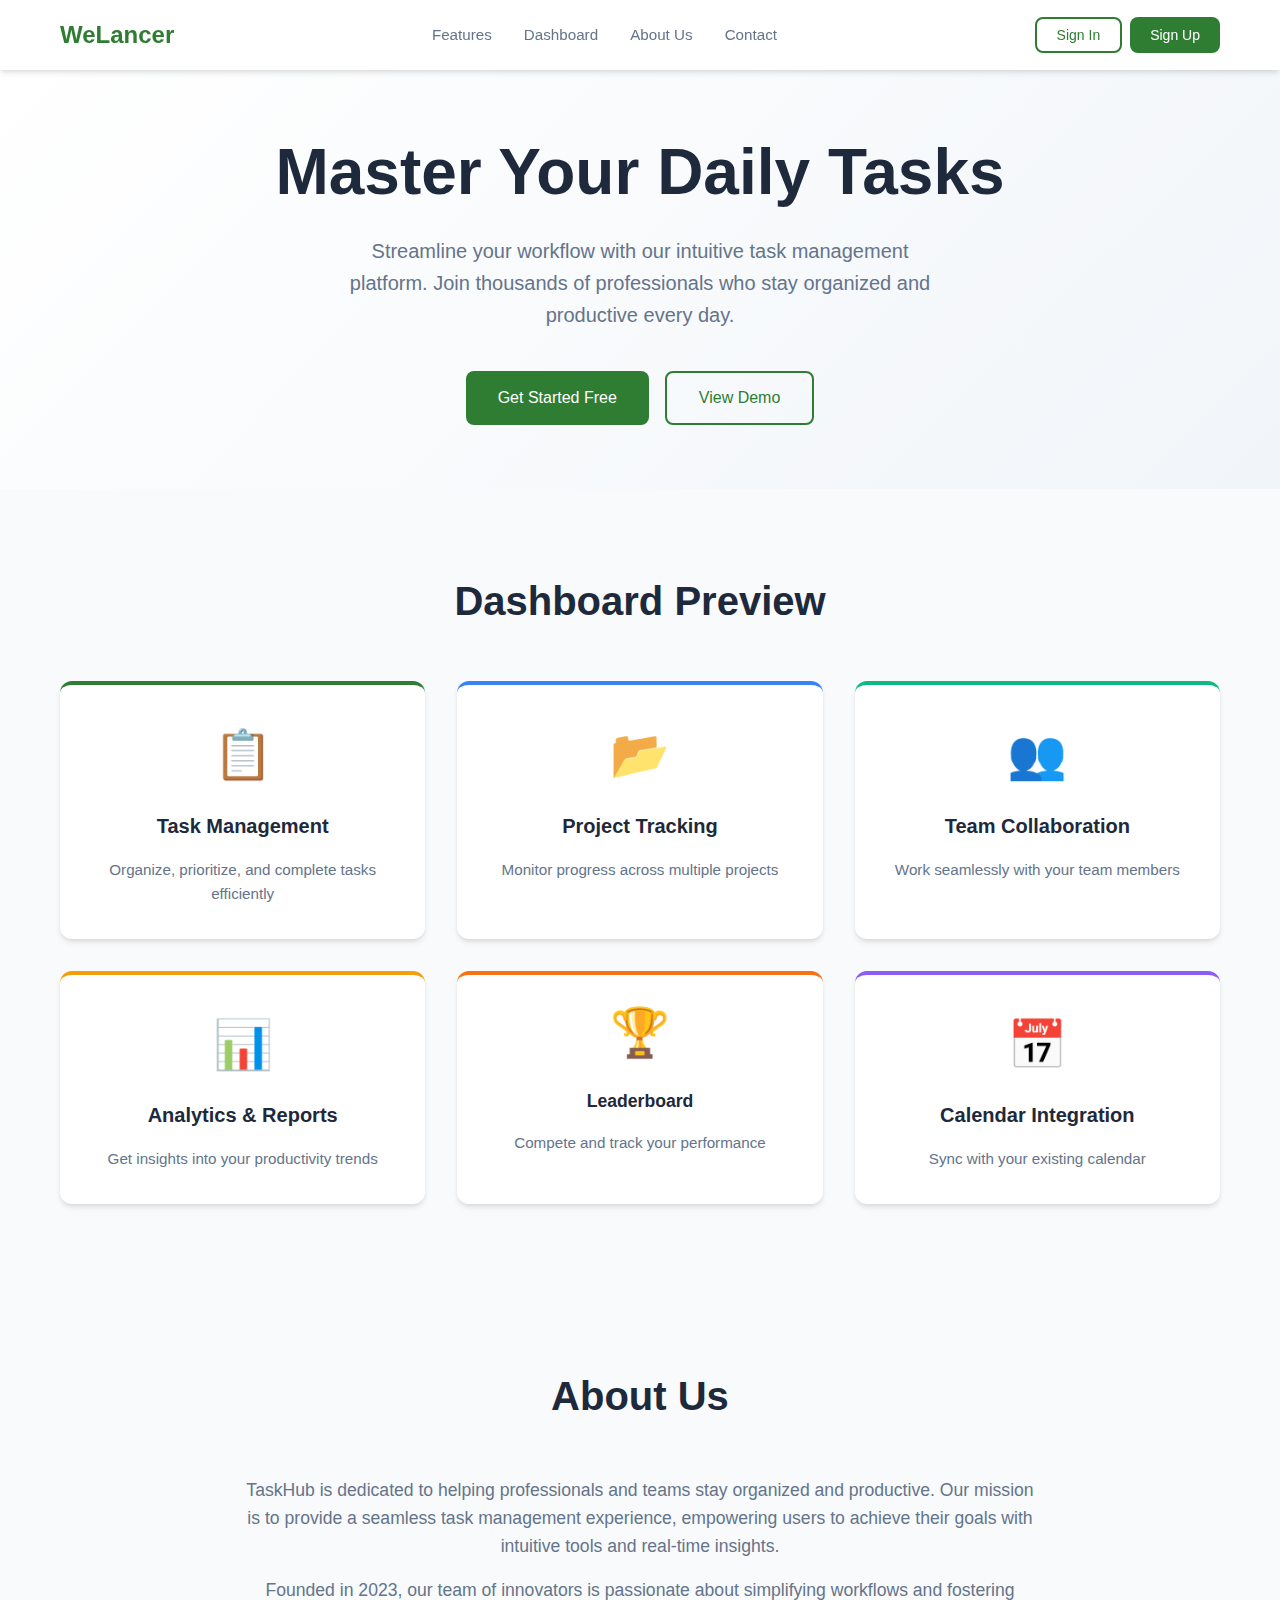
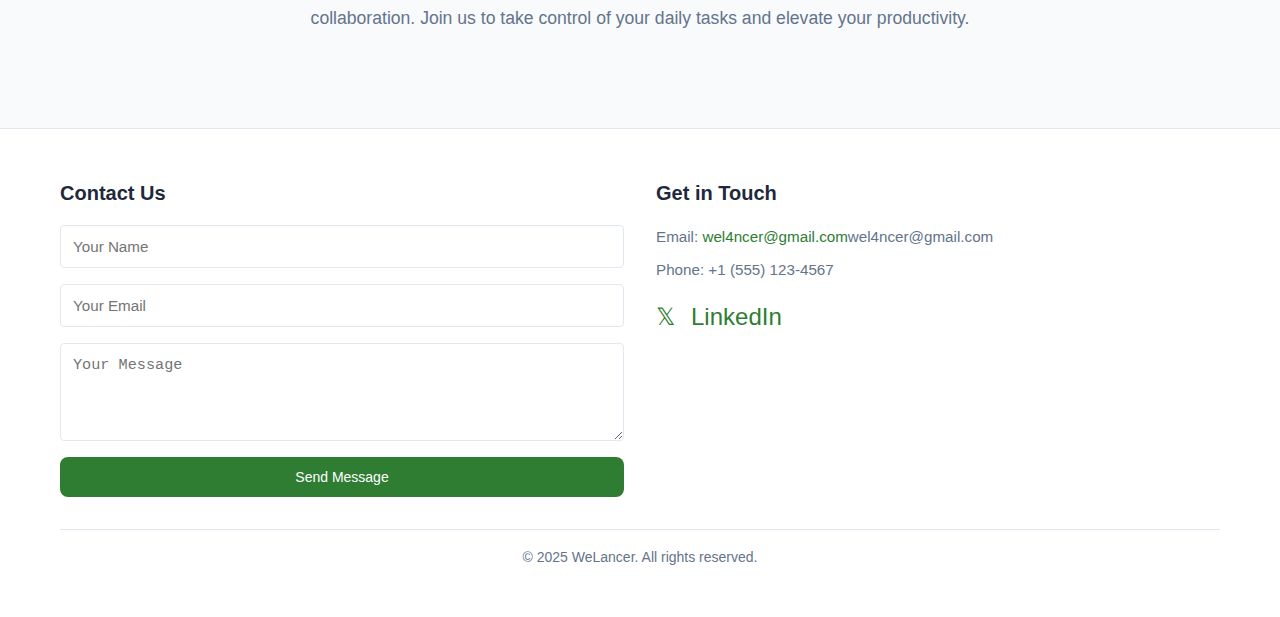
<file: index.html>
<!DOCTYPE html>
<html lang="en">
<head>
    <meta charset="UTF-8">
    <meta name="viewport" content="width=device-width, initial-scale=1.0">
    <title>WeLancer - Daily Task Management</title>
    <link rel="stylesheet" href="styles.css">
</head>
<body>
    <!-- Header -->
    <header class="header">
        <div class="container">
            <div class="logo">WeLancer</div>
            <nav class="nav">
                <ul>
                    <li><a href="#features">Features</a></li>
                    <li><a href="#dashboard">Dashboard</a></li>
                    <li><a href="#about">About Us</a></li>
                    <li><a href="#contact">Contact</a></li>
                </ul>
            </nav>
            <div class="auth-buttons">
                <button onclick="window.location.href='login.html'" class="btn-outline">Sign In</button>
                <button onclick="window.location.href='register.html'" class="btn-primary">Sign Up</button>
            </div>
        </div>
    </header>

    <!-- Main Content -->
    <main class="main-content">
        <!-- Hero Section -->
        <section class="hero">
            <div class="container">
                <div class="hero-content">
                    <h1>Master Your Daily Tasks</h1>
                    <p>Streamline your workflow with our intuitive task management platform. Join thousands of professionals who stay organized and productive every day.</p>
                    <div class="hero-buttons">
                        <button onclick="window.location.href='login.html'" class="btn-primary btn-large">Get Started Free</button>
                        <button onclick="window.location.href='#dashboard'" class="btn-outline btn-large">View Demo</button>
                    </div>
                </div>
            </div>
        </section>

        <!-- Dashboard Preview Section -->
        <section class="dashboard-preview" id="dashboard">
            <div class="container">
                <h2 class="section-title">Dashboard Preview</h2>
                <div class="preview-grid">
                    <div class="preview-card task-card">
                        <div class="card-icon">📋</div>
                        <h3>Task Management</h3>
                        <p>Organize, prioritize, and complete tasks efficiently</p>
                    </div>
                    <div class="preview-card project-card">
                        <div class="card-icon">📂</div>
                        <h3>Project Tracking</h3>
                        <p>Monitor progress across multiple projects</p>
                    </div>
                    <div class="preview-card team-card">
                        <div class="card-icon">👥</div>
                        <h3>Team Collaboration</h3>
                        <p>Work seamlessly with your team members</p>
                    </div>
                    <div class="preview-card analytics-card">
                        <div class="card-icon">📊</div>
                        <h3>Analytics & Reports</h3>
                        <p>Get insights into your productivity trends</p>
                    </div>
                    <div class="preview-card leaderboard-card">
                        <div class="card-icon">🏆</div>
                        <h3>Leaderboard</h3>
                        <p>Compete and track your performance</p>
                    </div>
                    <div class="preview-card calendar-card">
                        <div class="card-icon">📅</div>
                        <h3>Calendar Integration</h3>
                        <p>Sync with your existing calendar</p>
                    </div>
                </div>
            </div>
        </section>

        <!-- About Us Section -->
        <section class="about" id="about">
            <div class="container">
                <h2 class="section-title">About Us</h2>
                <div class="about-content">
                    <p>TaskHub is dedicated to helping professionals and teams stay organized and productive. Our mission is to provide a seamless task management experience, empowering users to achieve their goals with intuitive tools and real-time insights.</p>
                    <p>Founded in 2023, our team of innovators is passionate about simplifying workflows and fostering collaboration. Join us to take control of your daily tasks and elevate your productivity.</p>
                </div>
            </div>
        </section>
    </main>

    <!-- Footer -->
    <footer class="footer" id="contact">
        <div class="container">
            <div class="footer-content">
                <div class="footer-section contact-form">
                    <h3>Contact Us</h3>
                    <form class="contact-form" onsubmit="event.preventDefault(); alert('Thank you for your message! We will get back to you soon.');">
                        <input type="text" placeholder="Your Name" required>
                        <input type="email" placeholder="Your Email" required>
                        <textarea placeholder="Your Message" rows="4" required></textarea>
                        <button type="submit" class="btn-primary">Send Message</button>
                    </form>
                </div>
                <div class="footer-section contact-info">
                    <h3>Get in Touch</h3>
                    <p>Email: <a href="">wel4ncer@gmail.com</a>wel4ncer@gmail.com</p>
                    <p>Phone: +1 (555) 123-4567</p>
                    <div class="social-links">
                        <a href="https://x.com/WeLancer" target="_blank" class="social-icon">𝕏</a>
                        <a href="https://www.linkedin.com/in/we-lancer-a03163390/" target="_blank" class="social-icon">LinkedIn</a>
                    </div>
                </div>
            </div>
            <div class="footer-bottom">
                <p>&copy; 2025 WeLancer. All rights reserved.</p>
            </div>
        </div>
    </footer>

    <script src="script.js"></script>
</body>
</html>
</file>
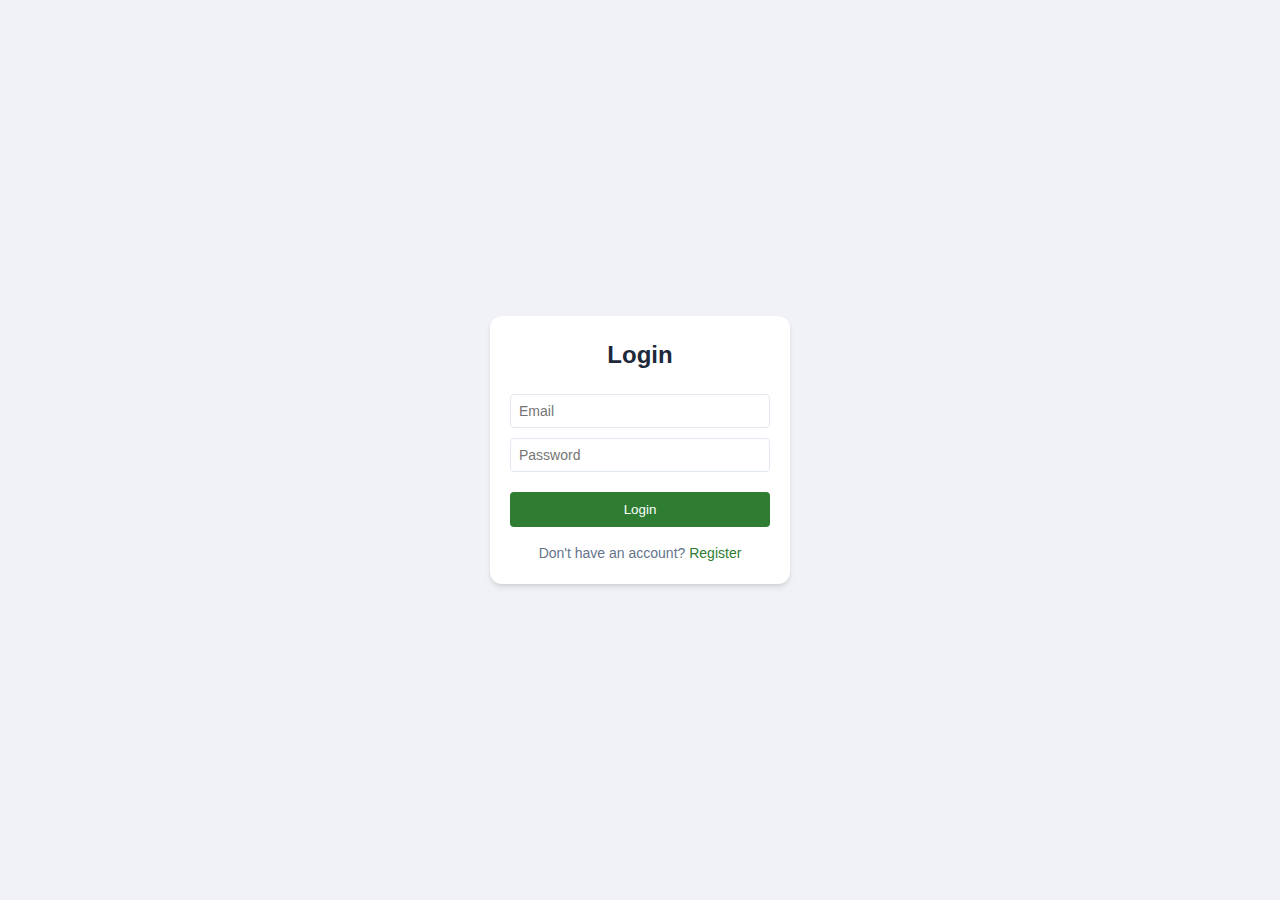
<file: login.html>
<!DOCTYPE html>
<html lang="en">
<head>
    <meta charset="UTF-8" />
    <meta name="viewport" content="width=device-width, initial-scale=1" />
    <title>WeLancer - Login</title>
    <link rel="stylesheet" href="styles.css" />
</head>
<body>
    <div class="login-container">
        <div class="login-box">
            <h2>Login</h2>
            <input type="text" id="username" placeholder="Email" required />
            <input type="password" id="password" placeholder="Password" required />
            <button id="login-btn">Login</button>
            <p>Don't have an account? <a href="register.html">Register</a></p>
        </div>
    </div>
    <script src="script.js"></script>
</body>
</html>
</file>
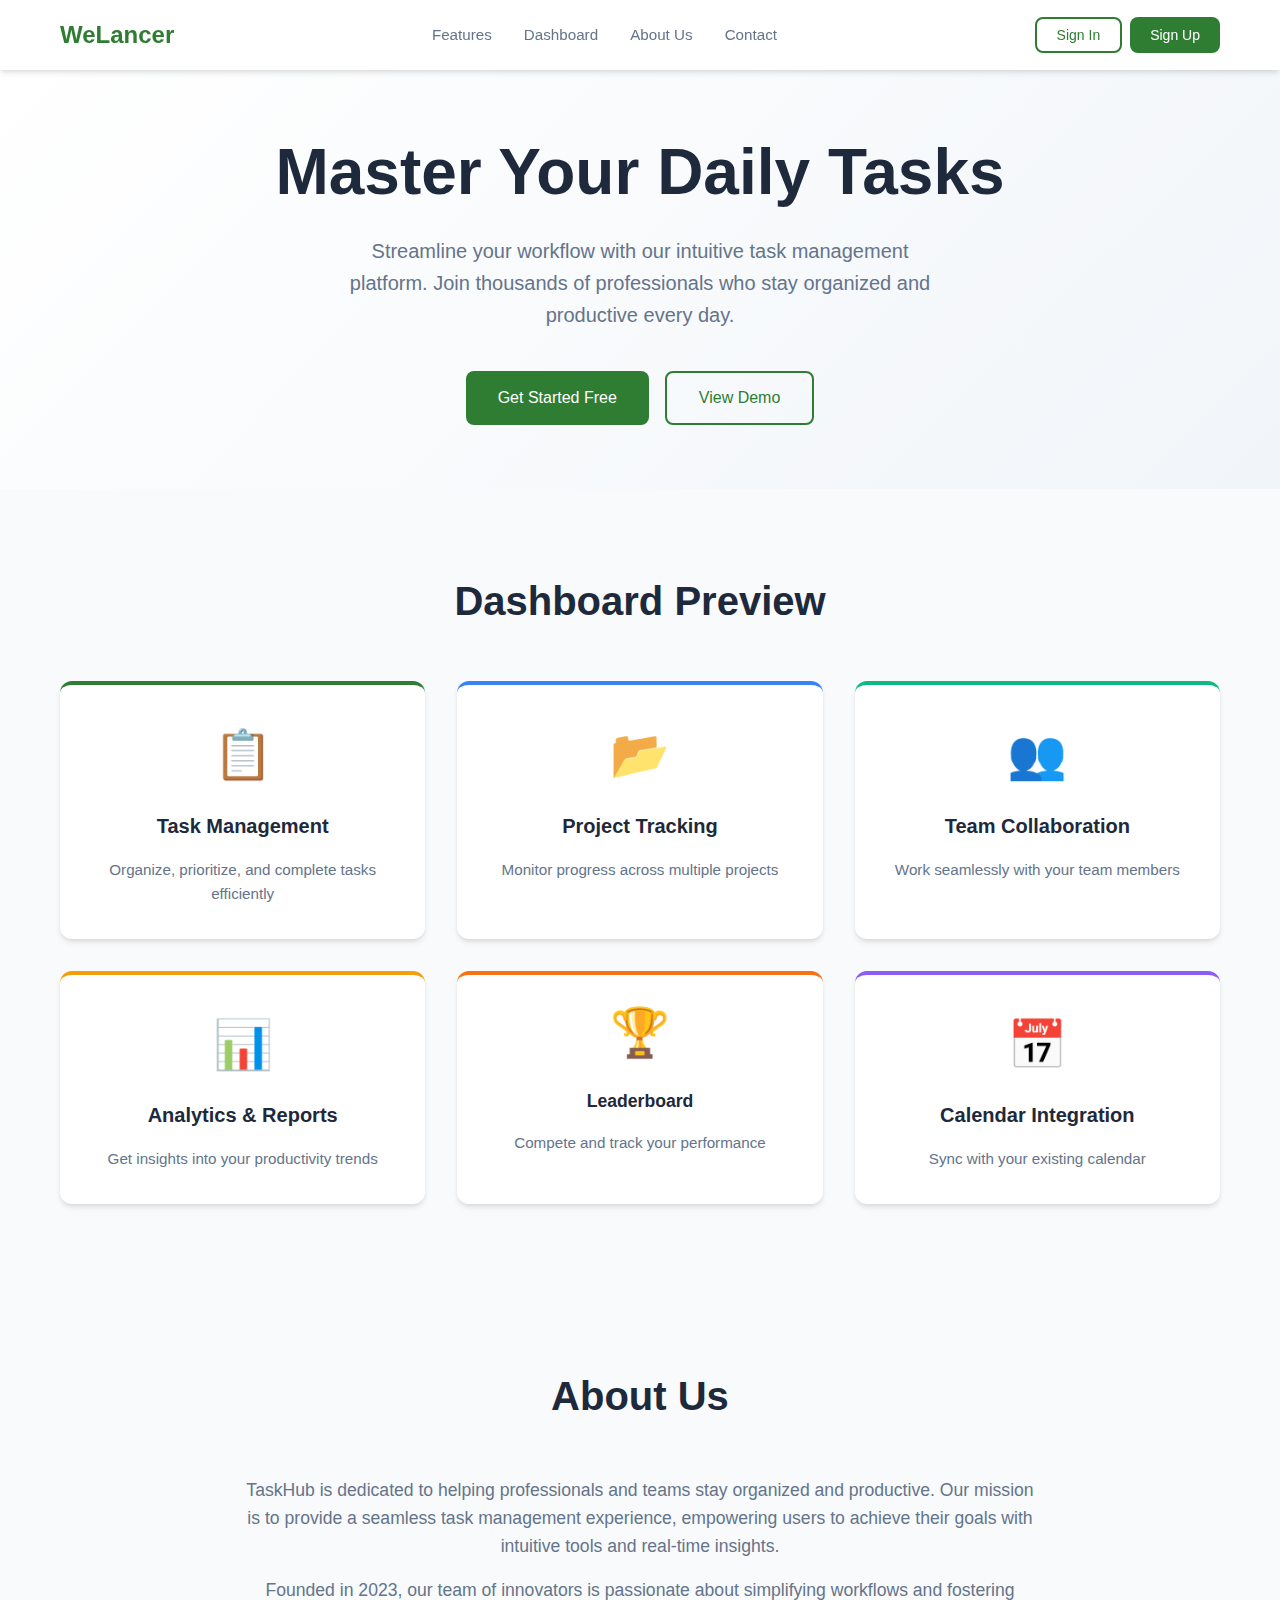
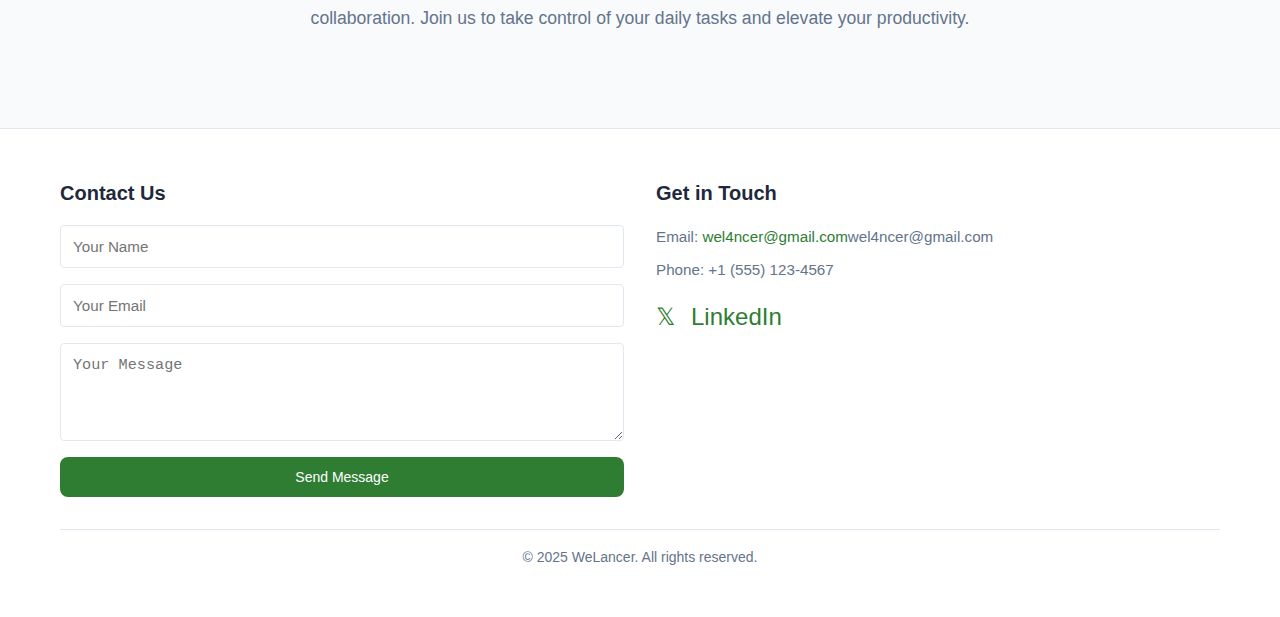
<file: logout.html>
<!DOCTYPE html>
<html lang="en">
<head>
    <meta charset="UTF-8">
    <meta name="viewport" content="width=device-width, initial-scale=1.0">
    <title>WeLancer - Logout</title>
    <link rel="stylesheet" href="styles.css">
</head>
<body>
    <div class="wrapper">
        <main class="main" style="margin-left: 0;">
            <header class="top-bar">
                <h1>Logout</h1>
                <div class="user">
                    <img src="https://i.pravatar.cc/40?u=rcjie" alt="User">
                    <span>Rcjie Villena</span>
                </div>
            </header>
            <section class="overview">
                <div class="overview-card full">
                    <h3>Logout Confirmation</h3>
                    <p>Are you sure you want to log out?</p>
                    <div class="buttons">
                        <button onclick="logout()">Yes, Log Out</button>
                        <button onclick="window.location.href='dashboard.html'">Cancel</button>
                    </div>
                </div>
            </section>
        </main>
    </div>
    <script src="script.js"></script>
</body>
</html>
</file>
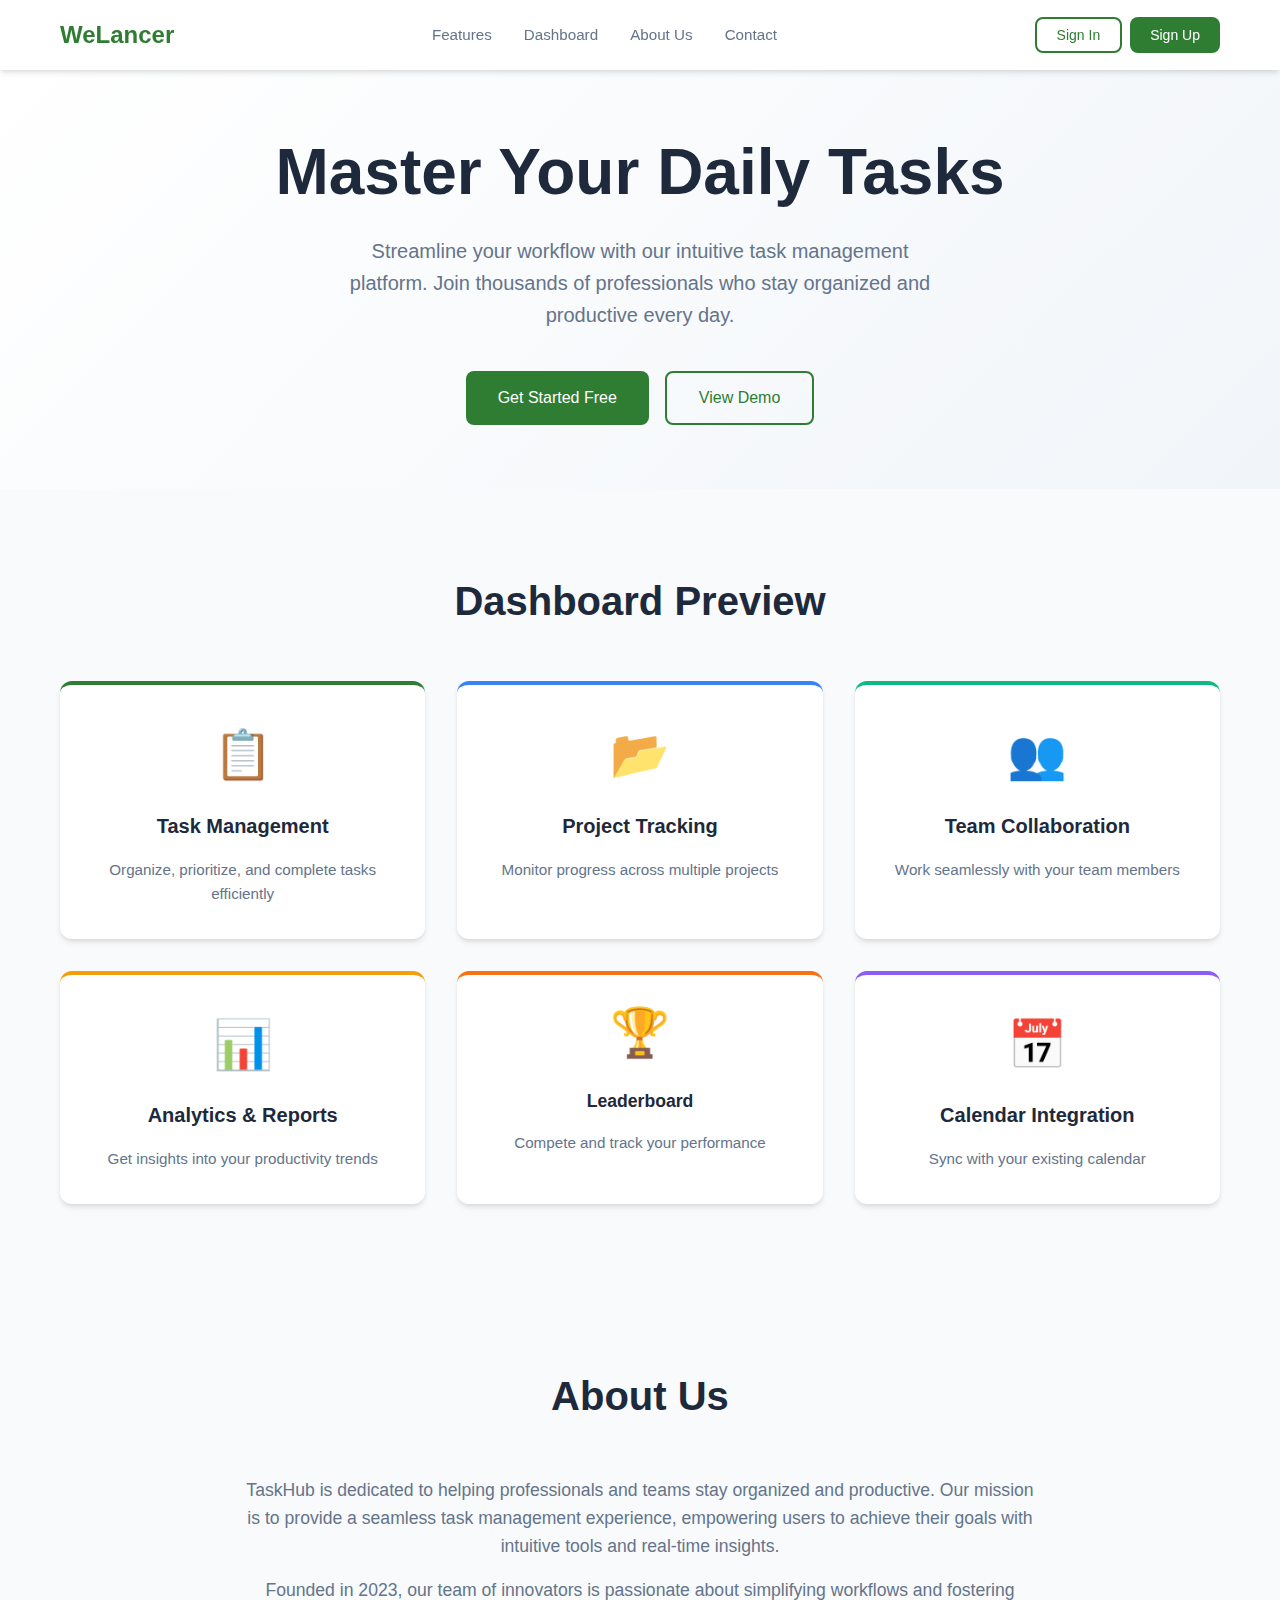
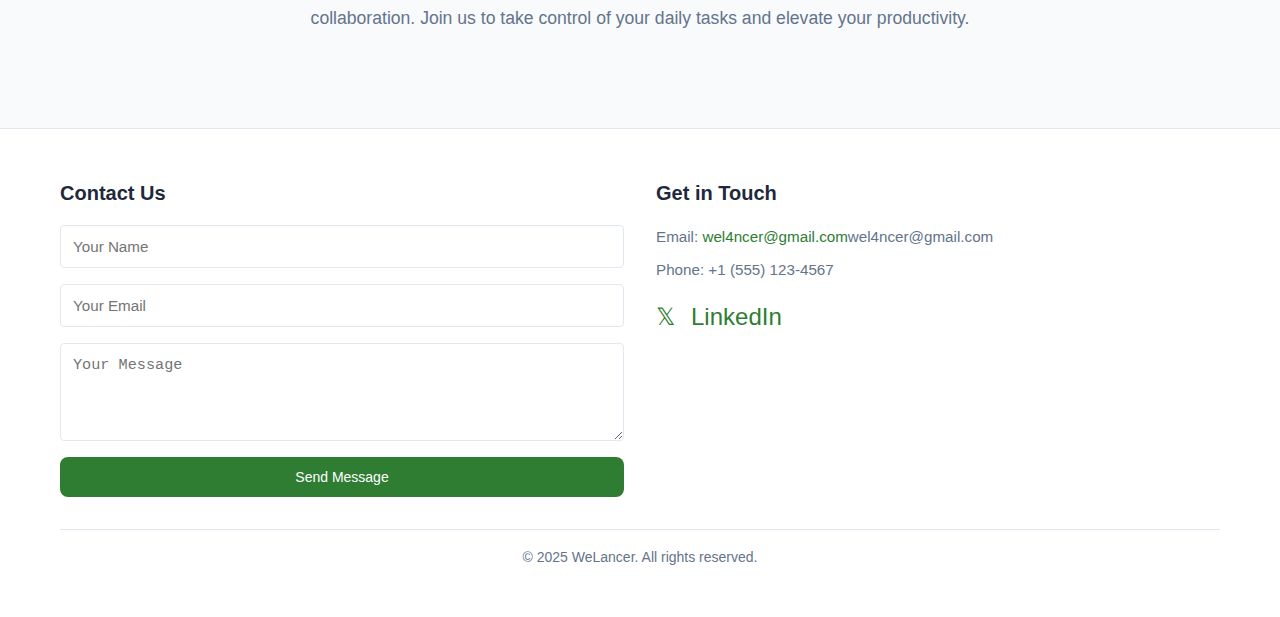
<file: messages.html>
<!DOCTYPE html>
<html lang="en">
<head>
    <meta charset="UTF-8">
    <meta name="viewport" content="width=device-width, initial-scale=1.0">
    <title>WeLancer - Messages</title>
    <link rel="stylesheet" href="styles.css">
</head>
<body>
    <div class="wrapper">
        <aside class="sidebar">
            <div class="logo">WeLancer</div>
            <nav class="sidebar-nav">
                <ul>
                    <li><span class="icon">🏠</span><span>DASHBOARD</span></li>
                    <li><span class="icon">📋</span><span>TASKS</span></li>
                    <li><span class="icon">📂</span><span>PROJECTS</span></li>
                    <li class="active"><span class="icon">💬</span><span>MESSAGES</span></li>
                    <li><span class="icon">⚙️</span><span>SETTINGS</span></li>
                    <li><span class="icon">🚪</span><span>LOGOUT</span></li>
                </ul>
            </nav>
        </aside>
        <main class="main">
            <header class="top-bar">
                <h1>Messages</h1>
                <div class="user">
                    <img src="rcjie.jpg" alt="User">
                    <span>Rcjie Villena</span>
                </div>
            </header>
            <section class="overview">
                <div class="overview-card full">
                    <h3>Message Overview</h3>
                    <ul class="task-list">
                        <li><span>New Messages</span><span>0</span></li>
                        <li><span>Unread</span><span>0</span></li>
                        <li><span>Last Sender</span><span>John Doe</span></li>
                        <li><span>Recent Chat</span><span>Oct 22, 2025</span></li>
                        <li><span>Total Chats</span><span>5</span></li>
                    </ul>
                </div>
            </section>
        </main>
    </div>
    <script src="script.js"></script>
</body>
</html>
</file>
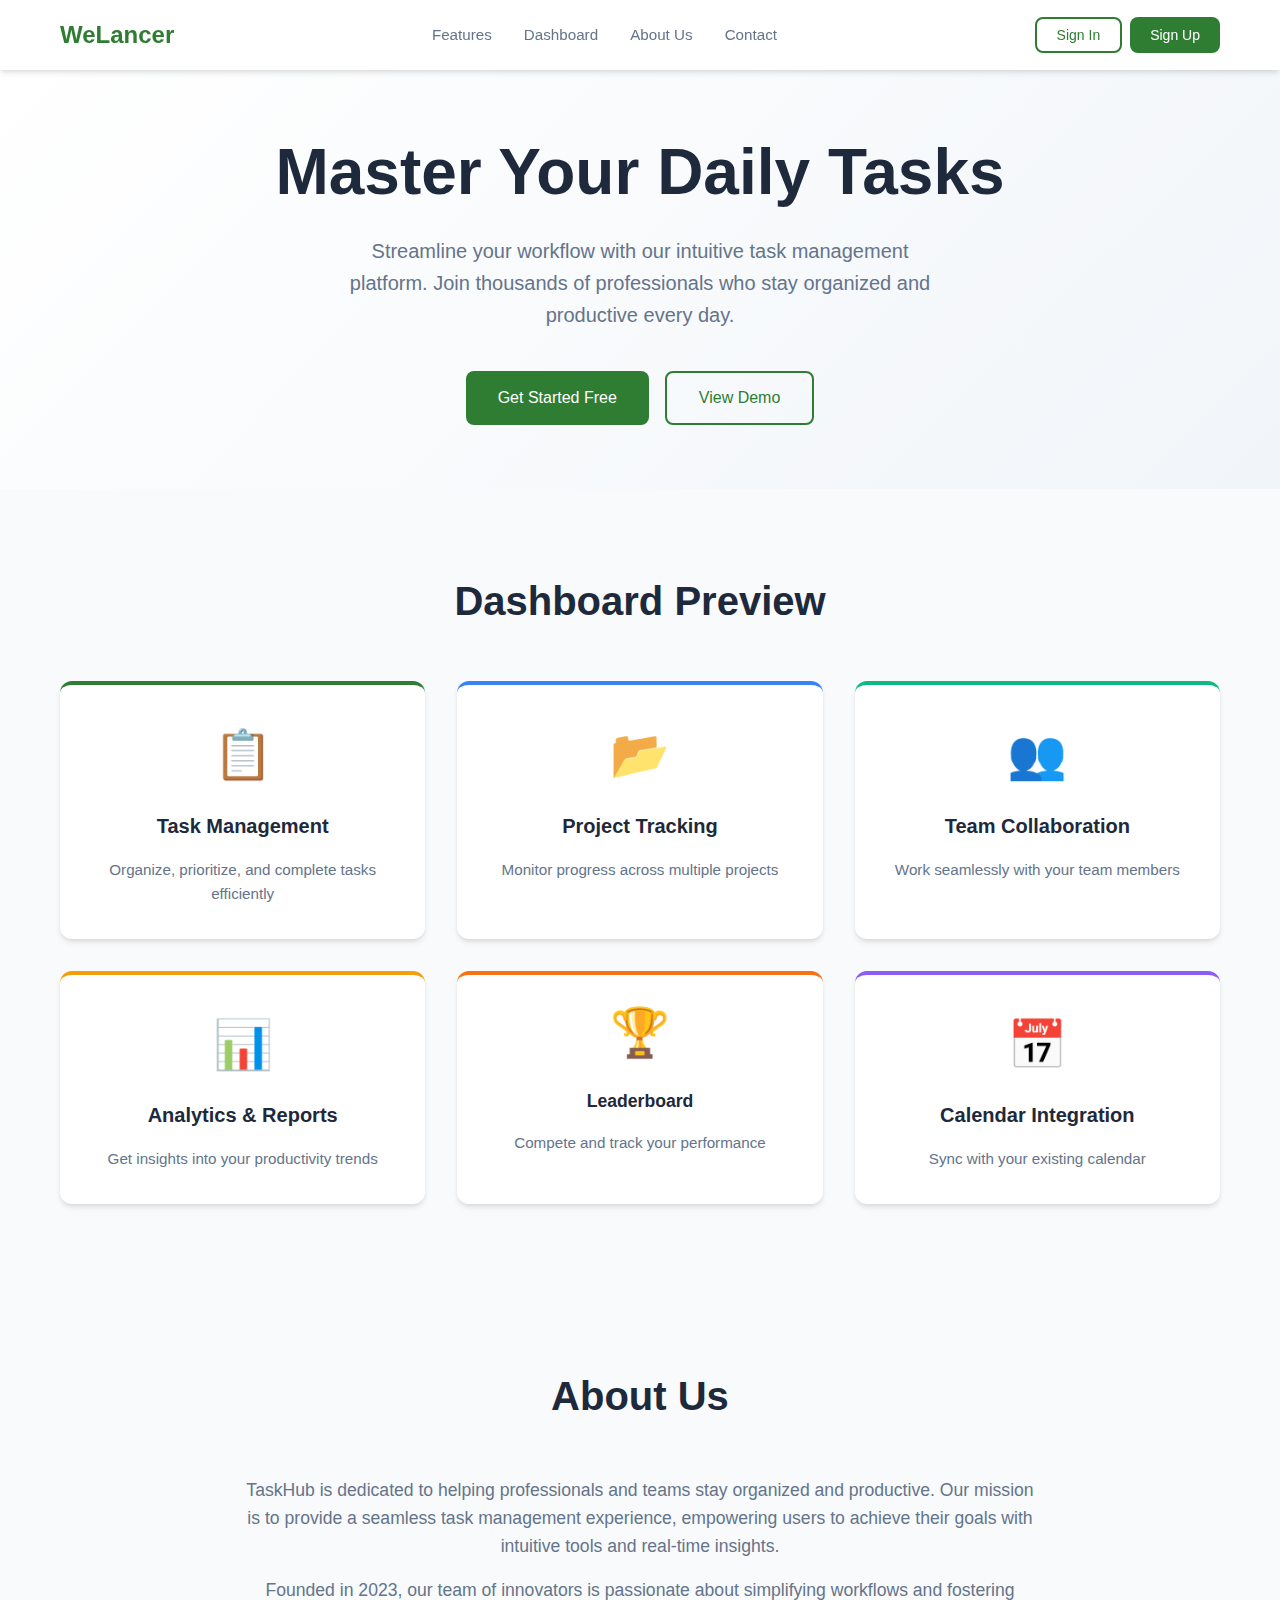
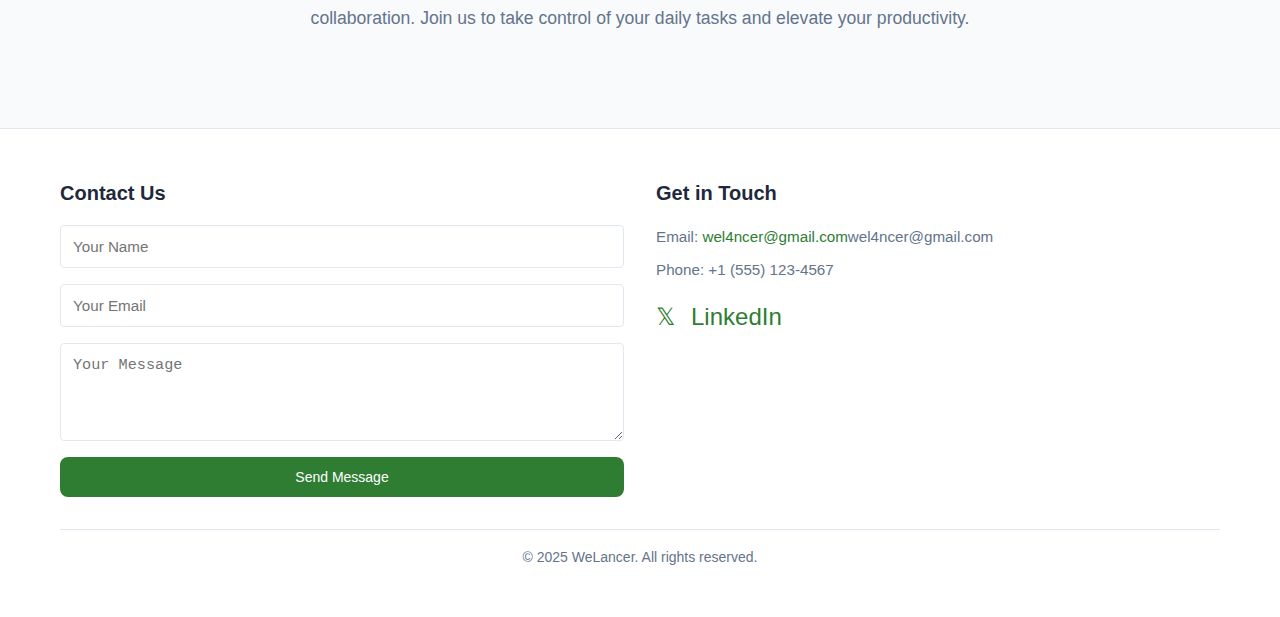
<file: projects.html>
<!DOCTYPE html>
<html lang="en">
<head>
    <meta charset="UTF-8">
    <meta name="viewport" content="width=device-width, initial-scale=1.0">
    <title>WeLancer - Projects</title>
    <link rel="stylesheet" href="styles.css">
</head>
<body>
    <div class="wrapper">
        <aside class="sidebar">
            <div class="logo">WeLancer</div>
            <nav class="sidebar-nav">
                <ul>
                    <li><span class="icon">🏠</span><span>DASHBOARD</span></li>
                    <li><span class="icon">📋</span><span>TASKS</span></li>
                    <li class="active"><span class="icon">📂</span><span>PROJECTS</span></li>
                    <li><span class="icon">💬</span><span>MESSAGES</span></li>
                    <li><span class="icon">⚙️</span><span>SETTINGS</span></li>
                    <li><span class="icon">🚪</span><span>LOGOUT</span></li>
                </ul>
            </nav>
        </aside>
        <main class="main">
            <header class="top-bar">
                <h1>Projects</h1>
                <div class="user">
                    <img src="rcjie.jpg" alt="User">
                    <span>Rcjie Villena</span>
                </div>
            </header>
            <section class="overview">
                <div class="overview-card full">
                    <h3>Project Overview</h3>
                    <ul class="task-list">
                        <li><span>Project 1</span><span>Status: In Progress</span></li>
                        <li><span>Project 2</span><span>Status: Planned</span></li>
                        <li><span>Project 3</span><span>Status: Completed</span></li>
                        <li><span>Total Projects</span><span>3</span></li>
                        <li><span>Active Team</span><span>5 Members</span></li>
                    </ul>
                </div>
            </section>
        </main>
    </div>
    <script src="script.js"></script>
</body>
</html>
</file>
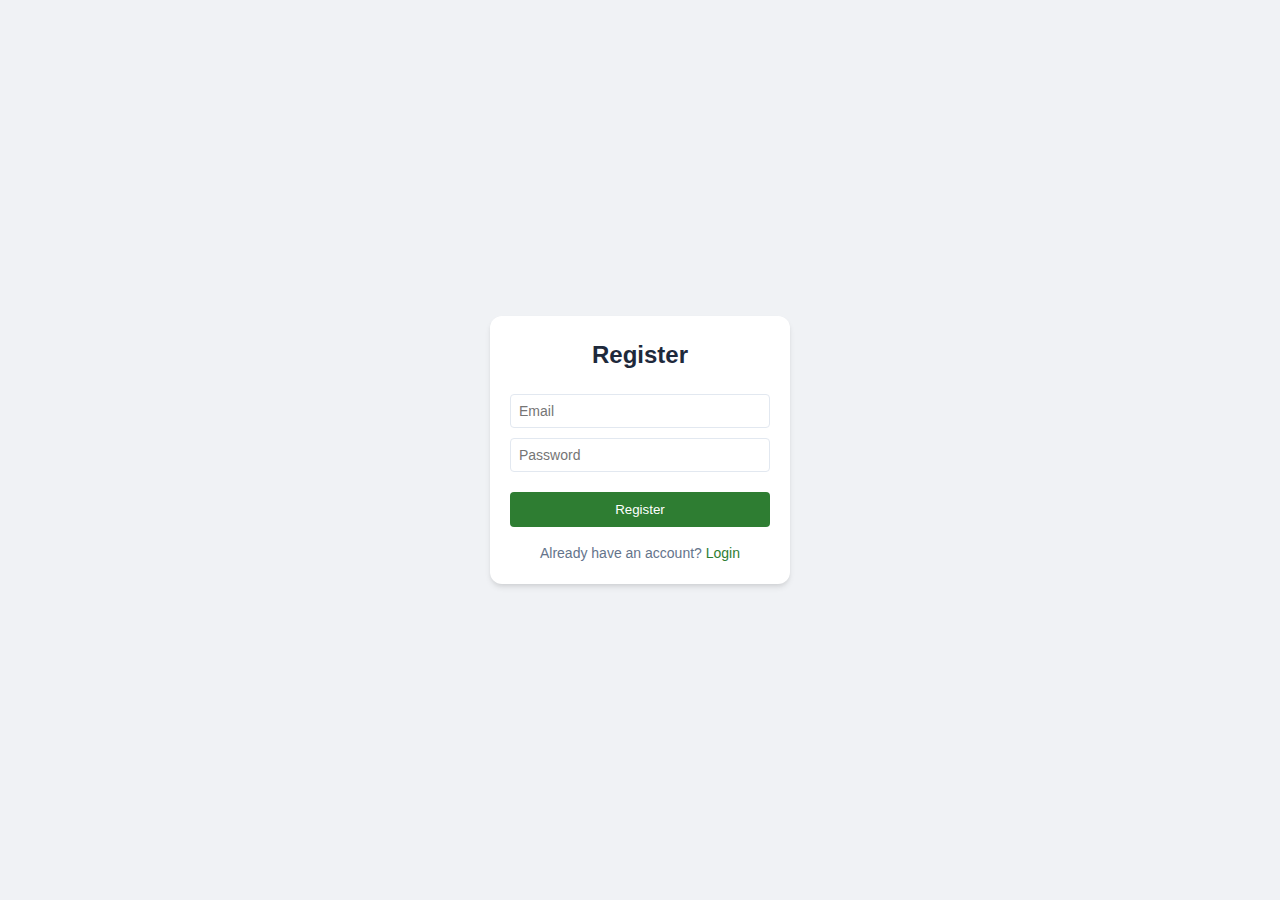
<file: register.html>
<!DOCTYPE html>
<html lang="en">
<head>
    <meta charset="UTF-8">
    <meta name="viewport" content="width=device-width, initial-scale=1.0">
    <title>WeLancer - Register</title>
    <link rel="stylesheet" href="styles.css">
</head>
<body>
    <div class="login-container">
        <div class="login-box">
            <h2>Register</h2>
            <input type="text" id="reg-email" placeholder="Email" required>
            <input type="password" id="reg-password" placeholder="Password" required>
            <button onclick="register()">Register</button>
            <p>Already have an account? <a href="login.html">Login</a></p>
        </div>
    </div>
    <script>
        const users = [
            { id: 1, name: "Rcjie Villena", email: "rcjie@gmail.com", password: "admin123" }
        ];
    </script>
    <script src="script.js"></script>
</body>
</html>
</file>
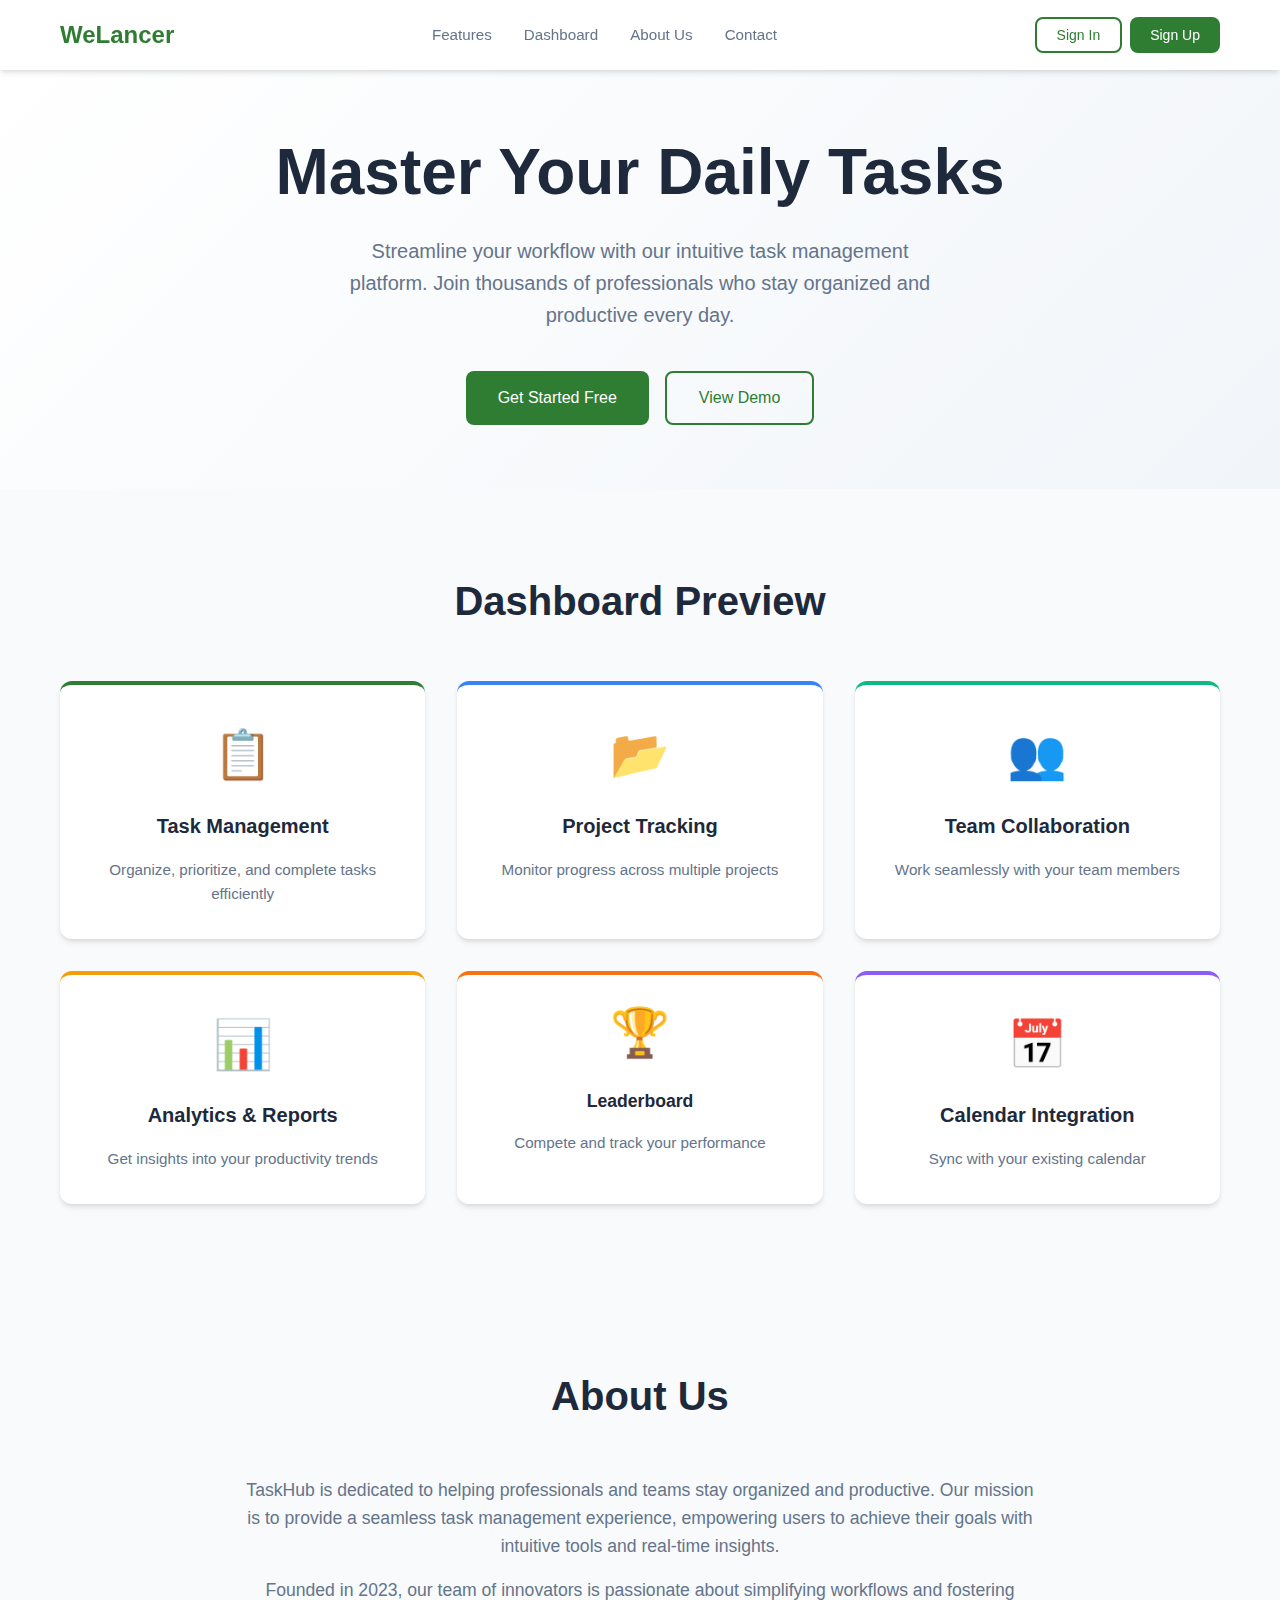
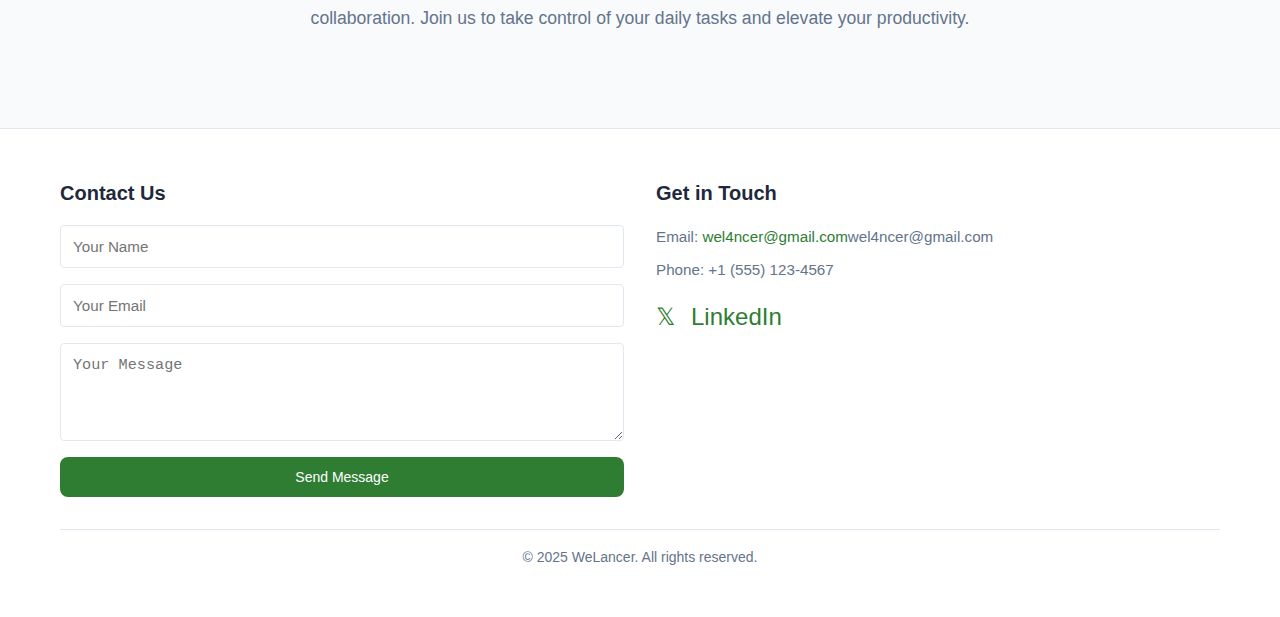
<file: settings.html>
<!DOCTYPE html>
<html lang="en">
<head>
    <meta charset="UTF-8">
    <meta name="viewport" content="width=device-width, initial-scale=1.0">
    <title>WeLancer - Settings</title>
    <link rel="stylesheet" href="styles.css">
</head>
<body>
    <div class="wrapper">
        <aside class="sidebar">
            <div class="logo">WeLancer</div>
            <nav class="sidebar-nav">
                <ul>
                    <li><span class="icon">🏠</span><span>DASHBOARD</span></li>
                    <li><span class="icon">📋</span><span>TASKS</span></li>
                    <li><span class="icon">📂</span><span>PROJECTS</span></li>
                    <li><span class="icon">💬</span><span>MESSAGES</span></li>
                    <li class="active"><span class="icon">⚙️</span><span>SETTINGS</span></li>
                    <li><span class="icon">🚪</span><span>LOGOUT</span></li>
                </ul>
            </nav>
        </aside>
        <main class="main">
            <header class="top-bar">
                <h1>Settings</h1>
                <div class="user">
                    <img src="rcjie.jpg" alt="User">
                    <span>Rcjie Villena</span>
                </div>
            </header>
            <section class="overview">
                <div class="overview-card full">
                    <h3>Settings Overview</h3>
                    <ul class="task-list">
                        <li><span>Profile</span><span>Edit Name</span></li>
                        <li><span>Notifications</span><span>Enabled</span></li>
                        <li><span>Theme</span><span>Light Mode</span></li>
                        <li><span>Security</span><span>Change Password</span></li>
                        <li><span>Language</span><span>English</span></li>
                    </ul>
                </div>
            </section>
        </main>
    </div>
    <script src="script.js"></script>
</body>
</html>
</file>
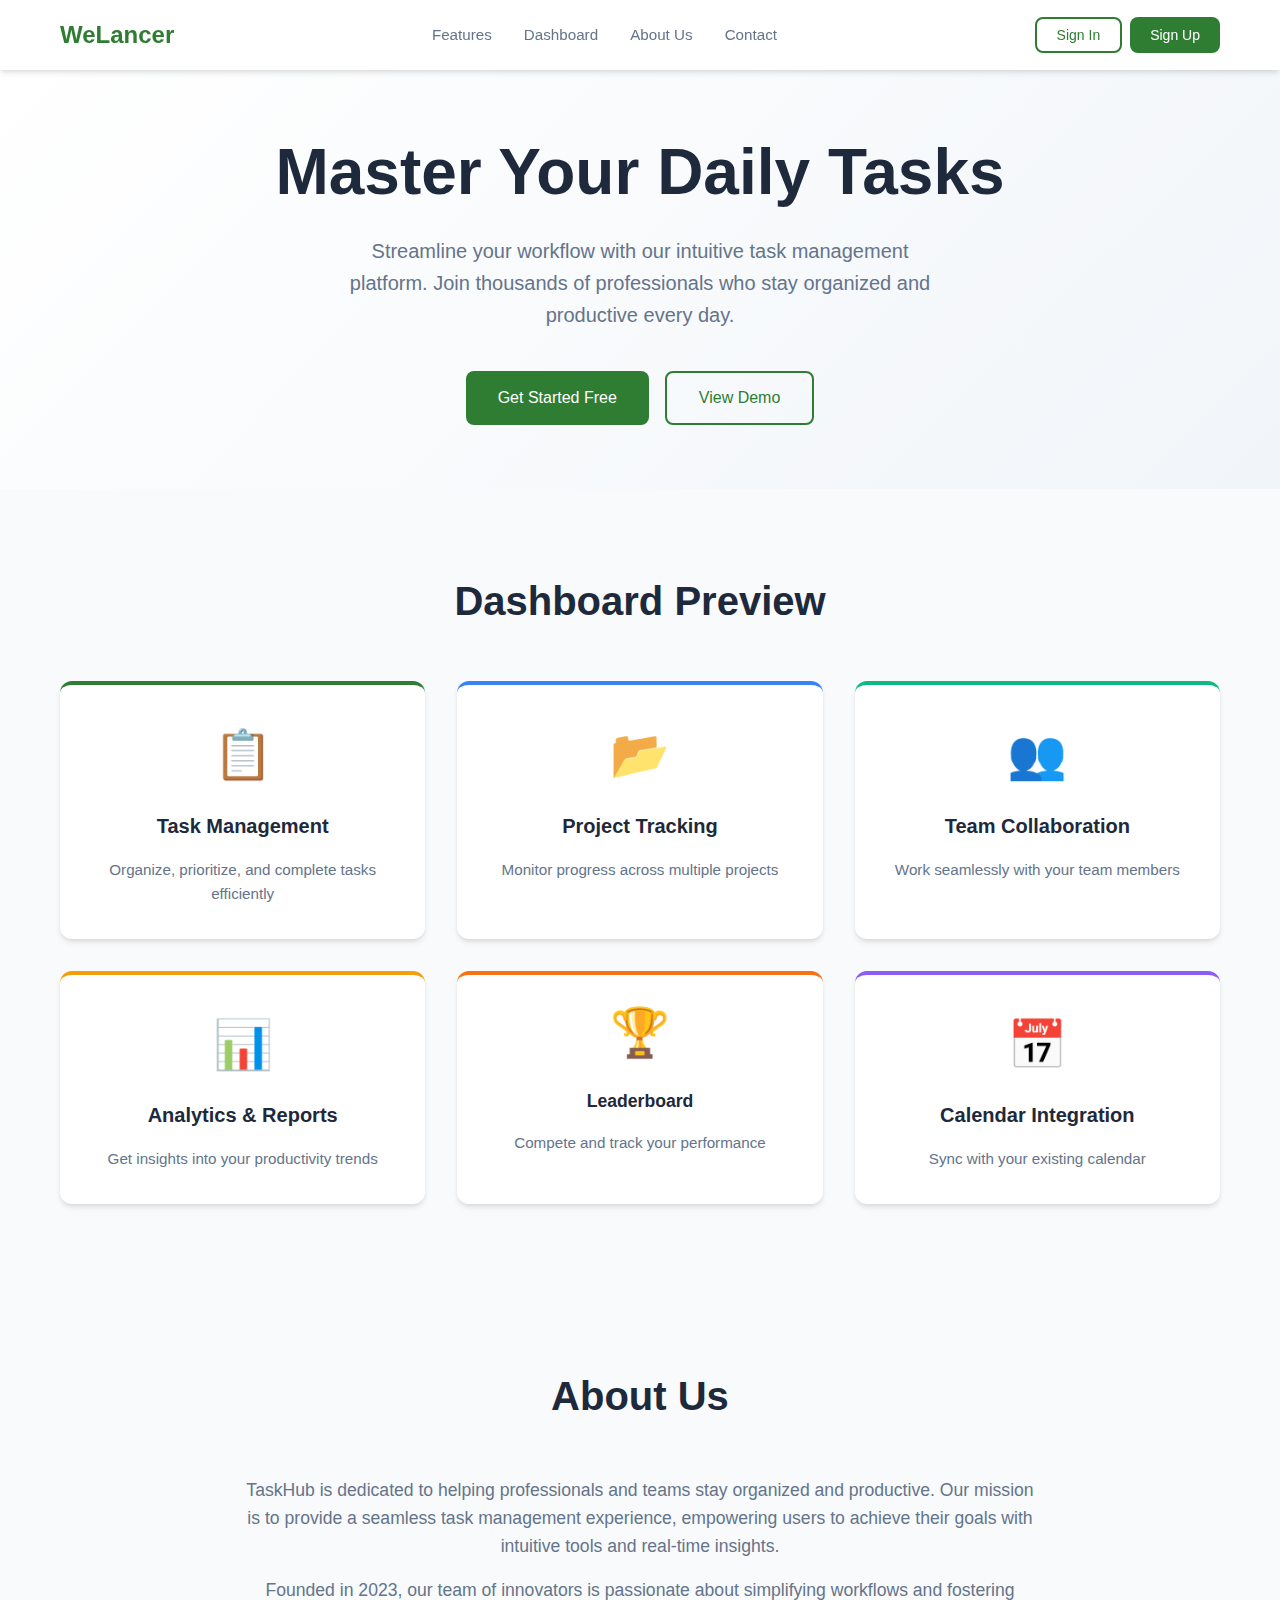
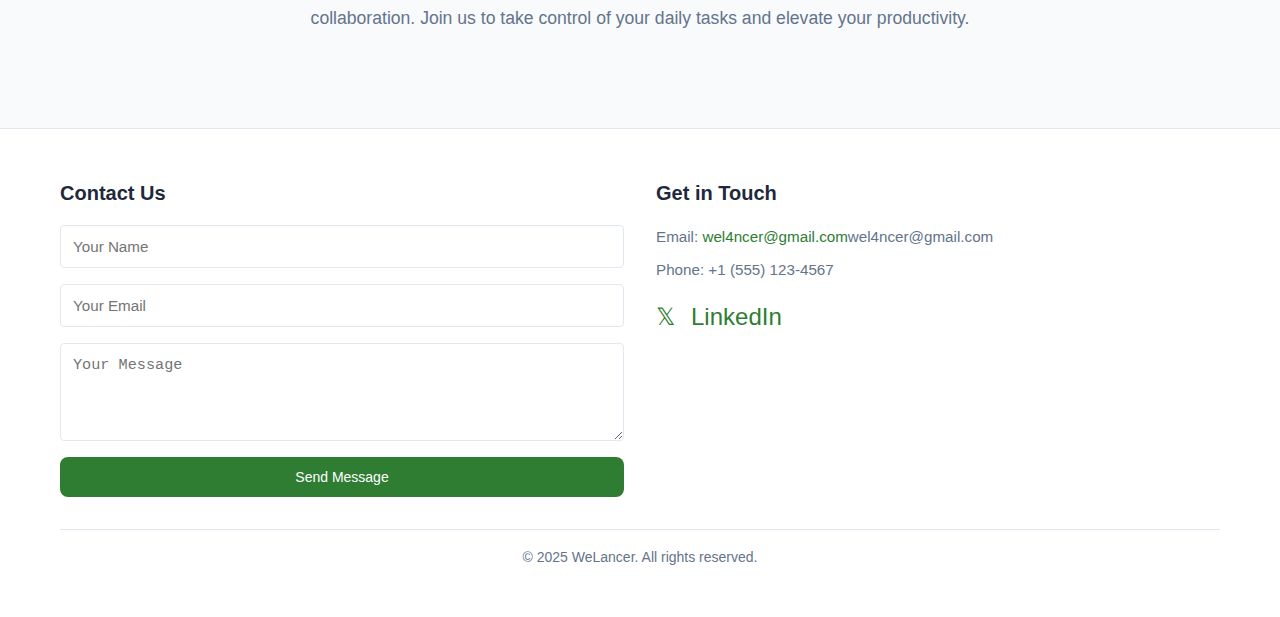
<file: tasks.html>
<!DOCTYPE html>
<html lang="en">
<head>
    <meta charset="UTF-8">
    <meta name="viewport" content="width=device-width, initial-scale=1.0">
    <title>WeLancer - Tasks</title>
    <link rel="stylesheet" href="styles.css">
</head>
<body>
    <div class="wrapper">
        <aside class="sidebar">
            <div class="logo">WeLancer</div>
            <nav class="sidebar-nav">
                <ul>
                    <li><span class="icon">🏠</span><span>DASHBOARD</span></li>
                    <li class="active"><span class="icon">📋</span><span>TASKS</span></li>
                    <li><span class="icon">📂</span><span>PROJECTS</span></li>
                    <li><span class="icon">💬</span><span>MESSAGES</span></li>
                    <li><span class="icon">⚙️</span><span>SETTINGS</span></li>
                    <li><span class="icon">🚪</span><span>LOGOUT</span></li>
                </ul>
            </nav>
        </aside>
        <main class="main">
            <header class="top-bar">
                <h1>Tasks</h1>
                <div class="user">
                    <img src="rcjie.jpg" alt="User">
                    <span>Rcjie Villena</span>
                </div>
            </header>
            <section class="overview">
                <div class="overview-card full">
                    <h3>Task Overview</h3>
                    <ul class="task-list">
                        <li><span>Task 1</span><span>Due: Oct 24, 2025</span></li>
                        <li><span>Task 2</span><span>Due: Oct 25, 2025</span></li>
                        <li><span>Task 3</span><span>Due: Oct 26, 2025</span></li>
                        <li><span>Completed</span><span>2 Tasks</span></li>
                        <li><span>Pending</span><span>1 Task</span></li>
                    </ul>
                </div>
            </section>
        </main>
    </div>
    <script src="script.js"></script>
</body>
</html>
</file>
<file: styles.css>
/* =========================================
   Global Reset & Variables
========================================= */
*,
*::before,
*::after {
    box-sizing: border-box;
    margin: 0;
    padding: 0;
}

:root {
    --green: #2e7d32;
    --light-green: #a5d6a7;
    --bg: #f8fafc;
    --card-bg: #ffffff;
    --text: #1e293b;
    --muted: #64748b;
    --border: #e2e8f0;
    --border-radius: 12px;
    --shadow: 0 4px 6px -1px rgba(0, 0, 0, 0.1), 0 2px 4px -1px rgba(0, 0, 0, 0.06);
    --shadow-lg: 0 10px 15px -3px rgba(0, 0, 0, 0.1), 0 4px 6px -2px rgba(0, 0, 0, 0.05);
}

/* Enable smooth scrolling */
html {
    scroll-behavior: smooth;
}

/* =========================================
   Base Layout
========================================= */
body {
    font-family: 'Segoe UI', -apple-system, BlinkMacSystemFont, sans-serif;
    background: var(--bg);
    color: var(--text);
    line-height: 1.6;
}

/* Container */
.container {
    max-width: 1200px;
    margin: 0 auto;
    padding: 0 20px;
}

/* =========================================
   Header (Welcome Page)
========================================= */
.header {
    background: var(--card-bg);
    box-shadow: var(--shadow);
    position: sticky;
    top: 0;
    z-index: 100;
}

.header .container {
    display: flex;
    justify-content: space-between;
    align-items: center;
    padding: 1rem 20px;
}

.logo {
    font-size: 1.5rem;
    font-weight: 700;
    color: var(--green);
}

.nav ul {
    display: flex;
    list-style: none;
    gap: 2rem;
    margin: 0;
    padding: 0;
}

.nav a {
    text-decoration: none;
    color: var(--muted);
    font-size: 0.95rem;
    font-weight: 500;
    transition: color 0.2s;
}

.nav a:hover {
    color: var(--green);
}

.auth-buttons {
    display: flex;
    gap: 0.5rem;
}

/* Buttons */
.btn-primary, .btn-outline {
    padding: 0.5rem 1.25rem;
    border: none;
    border-radius: 8px;
    cursor: pointer;
    font-size: 0.875rem;
    font-weight: 500;
    transition: all 0.2s;
    text-decoration: none;
    display: inline-block;
}

.btn-primary {
    background: var(--green);
    color: white;
}

.btn-primary:hover {
    background: #1b5e20;
}

.btn-outline {
    background: transparent;
    color: var(--green);
    border: 2px solid var(--green);
}

.btn-outline:hover {
    background: var(--green);
    color: white;
}

.btn-large {
    padding: 1rem 2rem;
    font-size: 1rem;
}

/* =========================================
   Main Content (Welcome Page)
========================================= */
.main-content {
    min-height: calc(100vh - 80px);
}

/* Hero Section */
.hero {
    background: linear-gradient(135deg, var(--card-bg) 0%, #f1f5f9 100%);
    padding: 4rem 0;
    text-align: center;
}

.hero-content h1 {
    font-size: clamp(2.5rem, 5vw, 4rem);
    font-weight: 700;
    margin-bottom: 1.5rem;
    color: var(--text);
    line-height: 1.2;
}

.hero-content p {
    font-size: 1.25rem;
    color: var(--muted);
    max-width: 600px;
    margin: 0 auto 2.5rem;
}

.hero-buttons {
    display: flex;
    justify-content: center;
    gap: 1rem;
    flex-wrap: wrap;
}

/* =========================================
   Dashboard Preview Section
========================================= */
.dashboard-preview {
    padding: 5rem 0;
    background: var(--bg);
}

.section-title {
    text-align: center;
    font-size: 2.5rem;
    font-weight: 700;
    margin-bottom: 3rem;
    color: var(--text);
}

.preview-grid {
    display: grid;
    grid-template-columns: repeat(auto-fit, minmax(300px, 1fr));
    gap: 2rem;
}

.preview-card {
    background: var(--card-bg);
    padding: 2rem;
    border-radius: var(--border-radius);
    box-shadow: var(--shadow);
    text-align: center;
    transition: transform 0.2s, box-shadow 0.2s;
    border-top: 4px solid var(--border);
}

.preview-card:hover {
    transform: translateY(-4px);
    box-shadow: var(--shadow-lg);
}

.card-icon {
    font-size: 3rem;
    margin-bottom: 1rem;
}

.preview-card h3 {
    font-size: 1.25rem;
    font-weight: 600;
    margin-bottom: 1rem;
    color: var(--text);
}

.preview-card p {
    color: var(--muted);
    font-size: 0.95rem;
    line-height: 1.6;
}

/* Color variations for cards */
.task-card { border-top-color: var(--green); }
.project-card { border-top-color: #3b82f6; }
.team-card { border-top-color: #10b981; }
.analytics-card { border-top-color: #f59e0b; }
.leaderboard-card { border-top-color: #f97316; }
.calendar-card { border-top-color: #8b5cf6; }

/* =========================================
   Footer (Welcome Page)
========================================= */
.footer {
    background: var(--card-bg);
    padding: 3rem 0;
    border-top: 1px solid var(--border);
}

.footer-content {
    display: grid;
    grid-template-columns: 1fr 1fr;
    gap: 2rem;
    margin-bottom: 2rem;
}

.footer-section h3 {
    font-size: 1.25rem;
    font-weight: 600;
    margin-bottom: 1rem;
    color: var(--text);
}

.contact-form input,
.contact-form textarea {
    display: block;
    width: 100%;
    margin-bottom: 1rem;
    padding: 0.75rem;
    border: 1px solid var(--border);
    border-radius: 4px;
    font-size: 0.95rem;
    color: var(--text);
}

.contact-form textarea {
    resize: vertical;
}

.contact-form button {
    width: 100%;
    padding: 0.75rem;
}

.contact-info p {
    margin-bottom: 0.5rem;
    font-size: 0.95rem;
    color: var(--muted);
}

.contact-info a {
    color: var(--green);
    text-decoration: none;
}

.contact-info a:hover {
    text-decoration: underline;
}

.social-links {
    display: flex;
    gap: 1rem;
    margin-top: 1rem;
}

.social-icon {
    font-size: 1.5rem;
    color: var(--muted);
    text-decoration: none;
}

.social-icon:hover {
    color: var(--green);
}

.footer-bottom {
    text-align: center;
    font-size: 0.875rem;
    color: var(--muted);
    padding-top: 1rem;
    border-top: 1px solid var(--border);
}

/* =========================================
   About Us Section (Welcome Page)
========================================= */
.about {
    padding: 5rem 0;
    background: var(--bg);
}

.about-content {
    max-width: 800px;
    margin: 0 auto;
    text-align: center;
}

.about-content p {
    font-size: 1.1rem;
    color: var(--muted);
    margin-bottom: 1rem;
}

/* =========================================
   Sidebar (Dashboard Pages)
========================================= */
.sidebar {
    width: 240px;
    background: var(--card-bg);
    color: var(--text);
    height: 100vh;
    border-right: 1px solid var(--border);
    position: fixed;
    top: 0;
    left: 0;
    display: flex;
    flex-direction: column;
    justify-content: flex-start;
    align-items: stretch;
    padding: 20px 0;
    box-shadow: var(--shadow);
    z-index: 1000;
}

/* Logo / Brand at top */
.sidebar .logo {
    font-size: 1.4rem;
    font-weight: 600;
    color: var(--green);
    text-align: center;
    margin-bottom: 30px;
}

/* Ensure vertical stacking */
.sidebar-nav {
    flex: 1;
    width: 100%;
}

.sidebar-nav ul {
    list-style: none;
    padding: 0;
    margin: 0;
    display: flex;
    flex-direction: column;
    align-items: stretch;
    width: 100%;
}

.sidebar-nav li {
    display: flex;
    align-items: center;
    gap: 12px;
    padding: 12px 20px;
    font-size: 16px;
    color: var(--text);
    cursor: pointer;
    transition: background 0.3s ease, color 0.3s ease, padding-left 0.2s;
}

.sidebar-nav li:hover {
    background: var(--light-green);
    color: var(--green);
    padding-left: 25px;
}

.sidebar-nav li.active {
    background: var(--green);
    color: #fff;
    border-top-left-radius: 25px;
    border-bottom-left-radius: 25px;
    padding-left: 25px;
}

/* Optional icons */
.sidebar-nav .icon {
    font-size: 1.2rem;
}

/* Pin logout to bottom */
.sidebar-nav li.logout {
    margin-top: auto;
    border-top: 1px solid var(--border);
    color: #d32f2f;
}

.sidebar-nav li.logout:hover {
    background: #fbe9e7;
    color: #c62828;
}

/* =======================================
   Main Area Adjusted for Sidebar
========================================= */
.main {
    margin-left: 240px;
    flex: 1;
    padding: 30px;
    transition: margin-left 0.3s ease;
}

/* =======================================
   Dashboard Content Styling
========================================= */
.top-bar {
    display: flex;
    justify-content: space-between;
    align-items: center;
    margin-bottom: 30px;
}

.top-bar h1 {
    font-size: 1.8rem;
}

.user {
    display: flex;
    align-items: center;
    gap: 8px;
}

.user img {
    border-radius: 50%;
    width: 36px;
    height: 36px;
}

/* Stats Cards */
.stats {
    display: grid;
    grid-template-columns: repeat(auto-fit, minmax(200px, 1fr));
    gap: 20px;
    margin-bottom: 30px;
}

.stat-card {
    background: var(--card-bg);
    padding: 20px;
    border-radius: var(--border-radius);
    box-shadow: var(--shadow);
    text-align: center;
}

.stat-card h3 {
    font-size: 1rem;
    color: var(--muted);
    margin-bottom: 8px;
}

.stat-card .value {
    font-size: 2rem;
    font-weight: 600;
    color: var(--green);
}

.stat-card .sub {
    font-size: 0.85rem;
    color: var(--muted);
}

/* Overview Section */
.overview {
    display: grid;
    grid-template-columns: 1fr 1fr 1fr;
    gap: 20px;
}

.overview-card,
.chart-card,
.activity-card,
.leaderboard-card {
    background: var(--card-bg);
    padding: 20px;
    border-radius: var(--border-radius);
    box-shadow: var(--shadow);
}

.overview-card h3,
.chart-card h3,
.activity-card h3,
.leaderboard-card h3 {
    margin-bottom: 15px;
    font-size: 1.1rem;
}

.overview-card.full {
    grid-column: 1 / -1;
}

.overview-card ul {
    list-style: none;
}

.overview-card li {
    margin-bottom: 8px;
    font-size: 0.9rem;
}

.task-list li {
    display: flex;
    justify-content: space-between;
    padding: 10px;
    background: #f9f9f9;
    border-radius: 6px;
    margin-bottom: 8px;
}

.task-list li span {
    font-size: 0.9rem;
    color: var(--text);
}

.task-list li.selected {
    background: var(--light-green);
}

/* Charts */
.chart-card canvas {
    max-height: 180px;
}

/* Activity List */
.activity-list {
    list-style: none;
}

.activity-list li {
    display: flex;
    align-items: center;
    gap: 8px;
    margin-bottom: 10px;
    font-size: 0.9rem;
}

.dot {
    width: 10px;
    height: 10px;
    border-radius: 50%;
}

.dot.red { background: #ef5350; }
.dot.orange { background: #ff9800; }
.dot.yellow { background: #fdd835; }
.dot.green { background: #66bb6a; }

.view-all {
    display: block;
    text-align: right;
    margin-top: 10px;
    color: var(--green);
    text-decoration: none;
    font-size: 0.85rem;
}

.view-all:hover {
    text-decoration: underline;
}

/* Leaderboard Table */
.leaderboard-table {
    width: 100%;
    border-collapse: collapse;
}

.leaderboard-table th,
.leaderboard-table td {
    padding: 10px;
    text-align: left;
    font-size: 0.9rem;
    border-bottom: 1px solid var(--border);
}

.leaderboard-table th {
    font-weight: 600;
    color: var(--muted);
}

.leaderboard-table td {
    color: var(--text);
}

.leaderboard-table td:first-child {
    font-weight: bold;
    color: var(--green);
    width: 15%;
}

.leaderboard-table td:last-child {
    color: var(--green);
    font-weight: 600;
    width: 20%;
}

.leaderboard-table tr:nth-child(even) {
    background: #f9f9f9;
}

.leaderboard-table tr:hover {
    background: var(--light-green);
}

/* Logout Buttons */
.buttons {
    display: flex;
    justify-content: center;
    gap: 20px;
    margin-top: 20px;
}

.buttons button {
    padding: 10px 20px;
    border: none;
    border-radius: 4px;
    cursor: pointer;
    font-size: 14px;
}

.buttons button:first-child {
    background-color: #d32f2f;
    color: #fff;
}

.buttons button:last-child {
    background-color: var(--card-bg);
    color: var(--green);
    border: 2px solid var(--green);
}

.buttons button:hover {
    opacity: 0.9;
}

/* Login/Register Page */
.login-container {
    display: flex;
    justify-content: center;
    align-items: center;
    height: 100vh;
    background-color: #f0f2f5;
    position: fixed;
    width: 100%;
    z-index: 1000;
}

.login-box {
    background-color: var(--card-bg);
    padding: 20px;
    border-radius: var(--border-radius);
    box-shadow: var(--shadow);
    text-align: center;
    width: 300px;
}

.login-box h2 {
    margin-bottom: 20px;
    color: var(--text);
}

.login-box input {
    display: block;
    width: 100%;
    margin: 10px 0;
    padding: 8px;
    border: 1px solid var(--border);
    border-radius: 4px;
    font-size: 14px;
}

.login-box button {
    padding: 10px 20px;
    background-color: var(--green);
    color: #fff;
    border: none;
    border-radius: 4px;
    cursor: pointer;
    width: 100%;
    margin-top: 10px;
}

.login-box button:hover {
    background-color: #1b5e20;
}

.login-box p {
    margin-top: 15px;
    font-size: 14px;
    color: var(--muted);
}

.login-box a {
    color: var(--green);
    text-decoration: none;
}

.login-box a:hover {
    text-decoration: underline;
}

/* =========================================
   Responsive Design
========================================= */
@media (max-width: 768px) {
    /* Welcome Page */
    .header .container {
        flex-direction: column;
        gap: 1rem;
        padding: 1rem;
    }

    .nav ul {
        gap: 1rem;
    }

    .auth-buttons {
        order: -1;
        width: 100%;
        justify-content: center;
    }

    .hero {
        padding: 2rem 0;
    }

    .hero-buttons {
        flex-direction: column;
        align-items: center;
    }

    .btn-large {
        width: 100%;
        max-width: 250px;
    }

    .section-title {
        font-size: 2rem;
    }

    .dashboard-preview {
        padding: 2rem 0;
    }

    .preview-grid {
        grid-template-columns: 1fr;
        gap: 1.5rem;
    }

    .about {
        padding: 2rem 0;
    }

    .about-content p {
        font-size: 1rem;
    }

    .footer-content {
        grid-template-columns: 1fr;
        gap: 1.5rem;
    }

    /* Dashboard Pages */
    .sidebar {
        width: 70px;
        align-items: center;
        padding: 15px 0;
    }

    .sidebar .logo {
        font-size: 1.1rem;
        margin-bottom: 20px;
    }

    .sidebar-nav ul {
        align-items: center;
    }

    .sidebar-nav li {
        justify-content: center;
        padding: 10px;
    }

    .sidebar-nav .icon {
        font-size: 1.3rem;
        margin: 0;
    }

    .sidebar-nav span:not(.icon) {
        display: none;
    }

    .sidebar-nav li:hover span:not(.icon) {
        display: block;
        position: absolute;
        left: 70px;
        background: var(--green);
        color: #fff;
        padding: 4px 10px;
        border-radius: 4px;
        white-space: nowrap;
        font-size: 0.85rem;
    }

    .main {
        margin-left: 70px;
    }

    .overview {
        grid-template-columns: 1fr;
    }

    .leaderboard-table th,
    .leaderboard-table td {
        font-size: 0.85rem;
        padding: 8px;
    }

    .leaderboard-table td:first-child {
        width: 20%;
    }

    .leaderboard-table td:last-child {
        width: 25%;
    }
}

@media (max-width: 480px) {
    .container {
        padding: 0 15px;
    }

    .nav {
        display: none;
    }

    .footer {
        padding: 2rem 0;
    }

    .footer-bottom {
        font-size: 0.8rem;
    }
}
</file>
